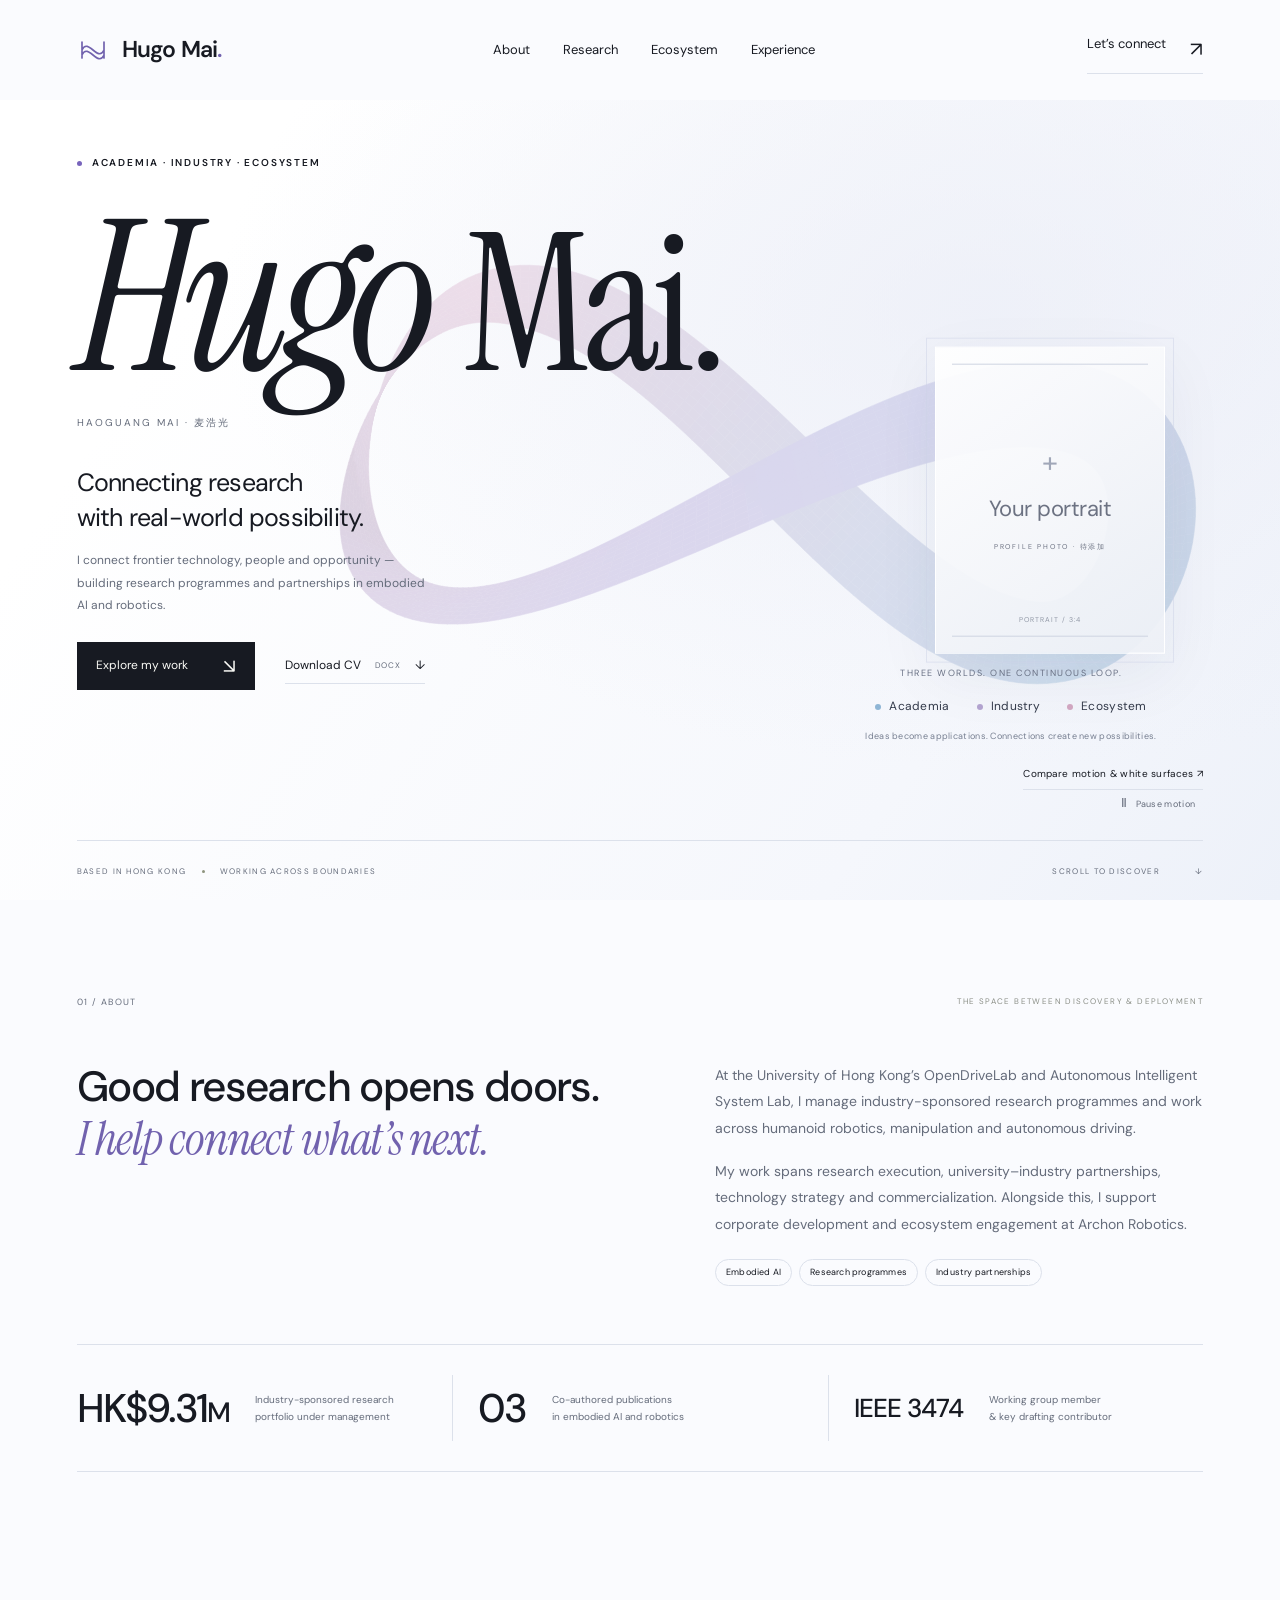
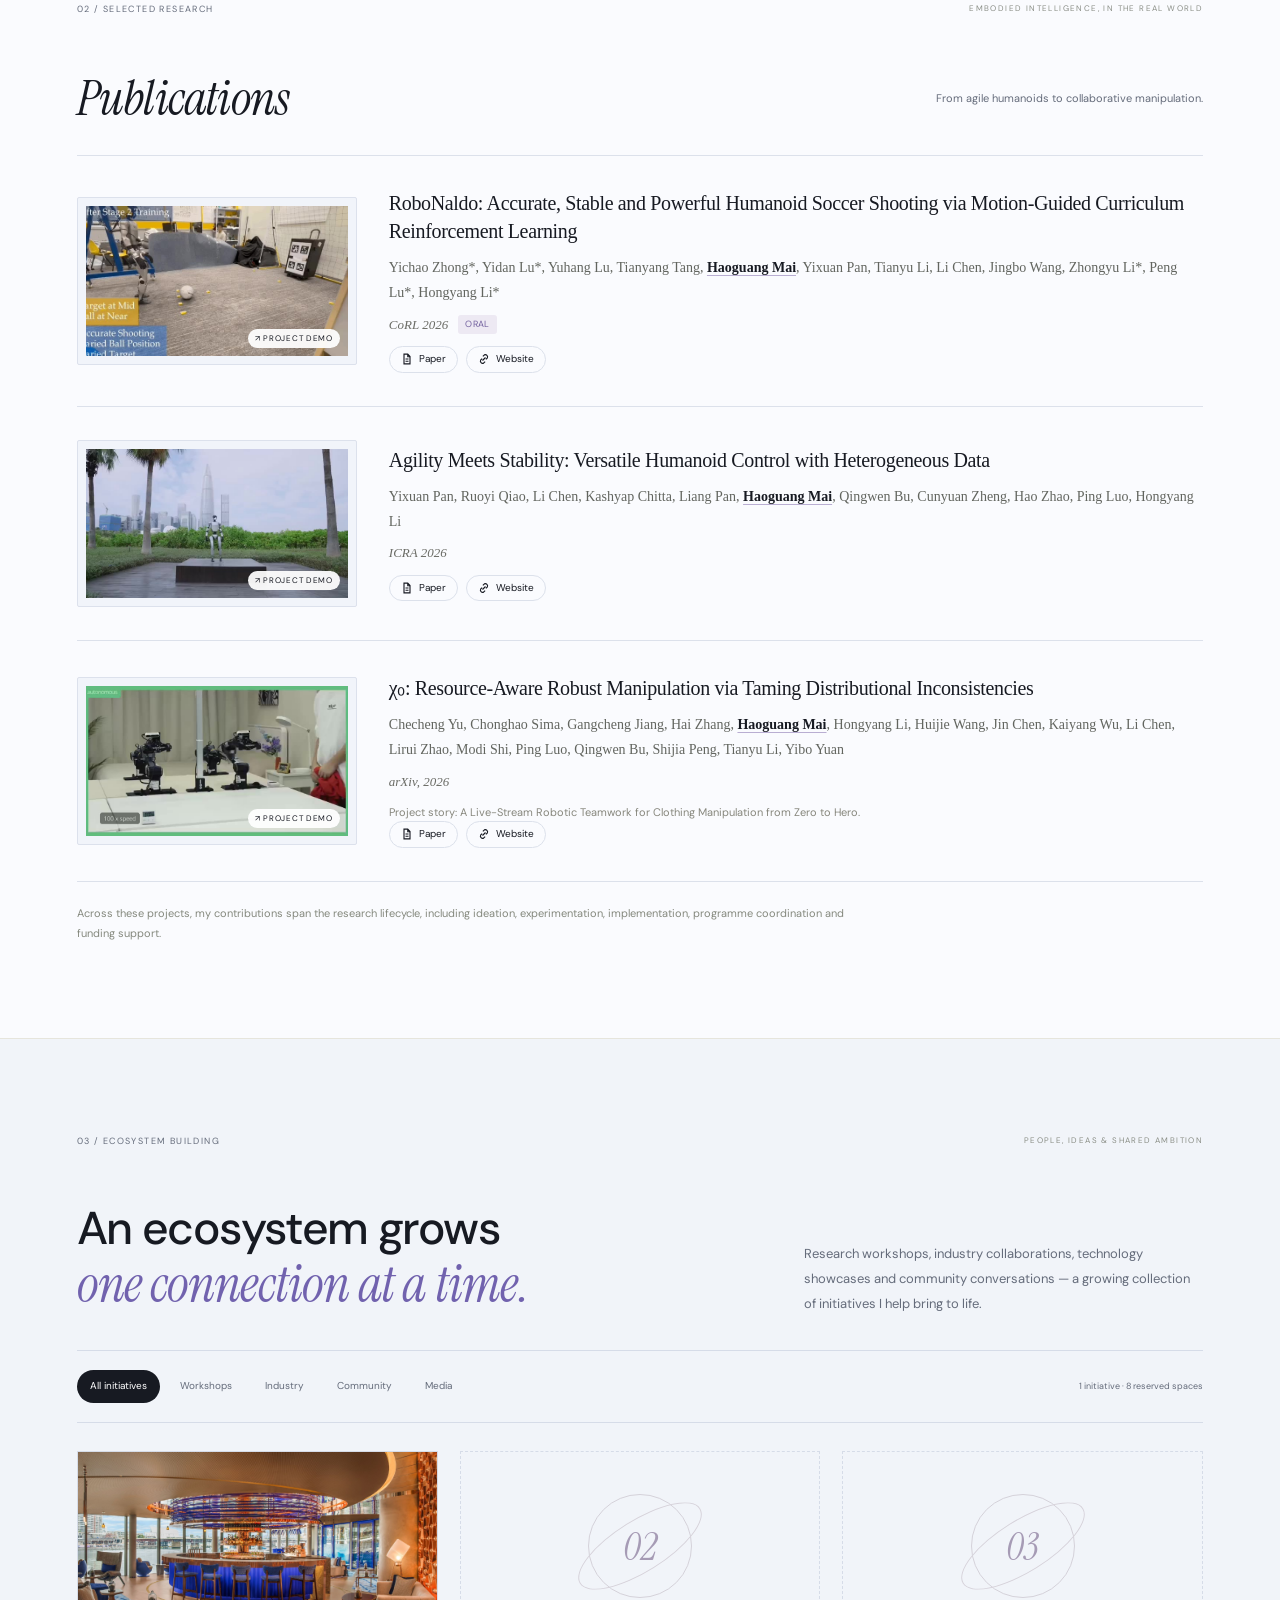
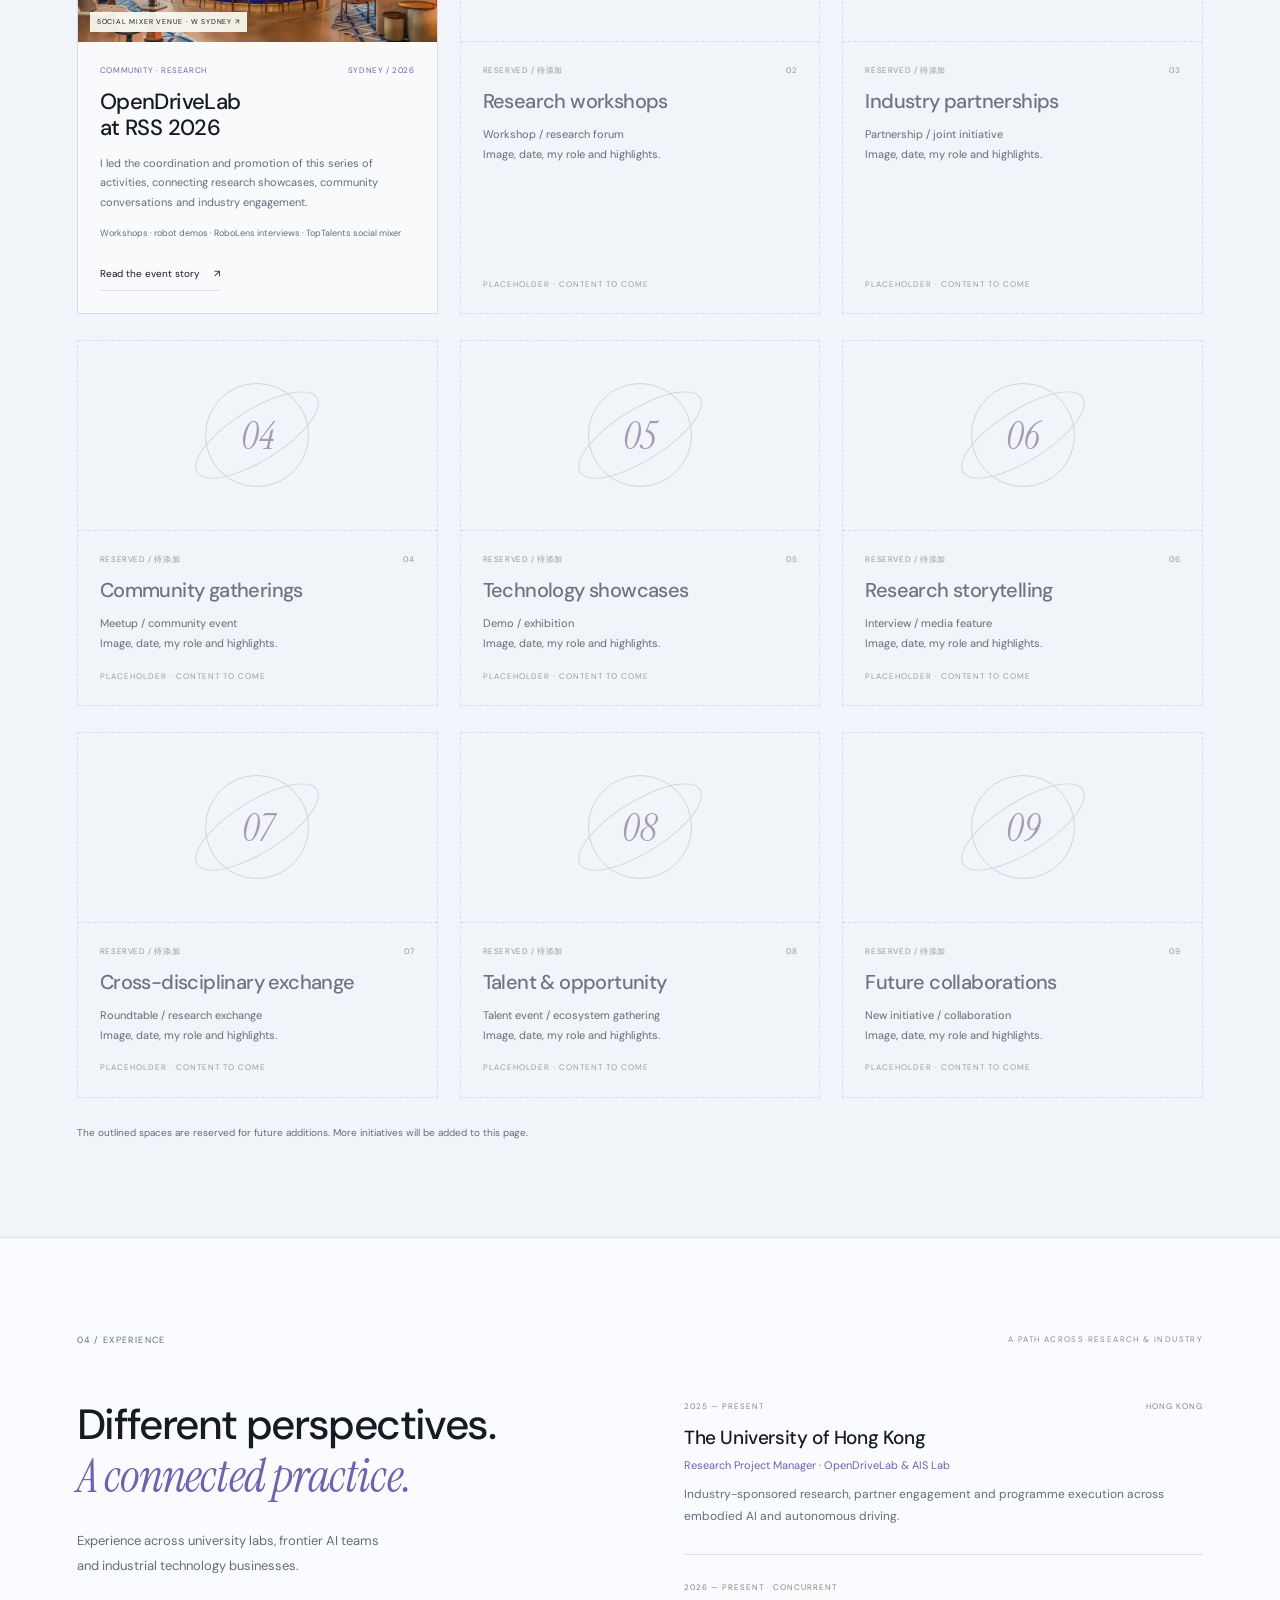
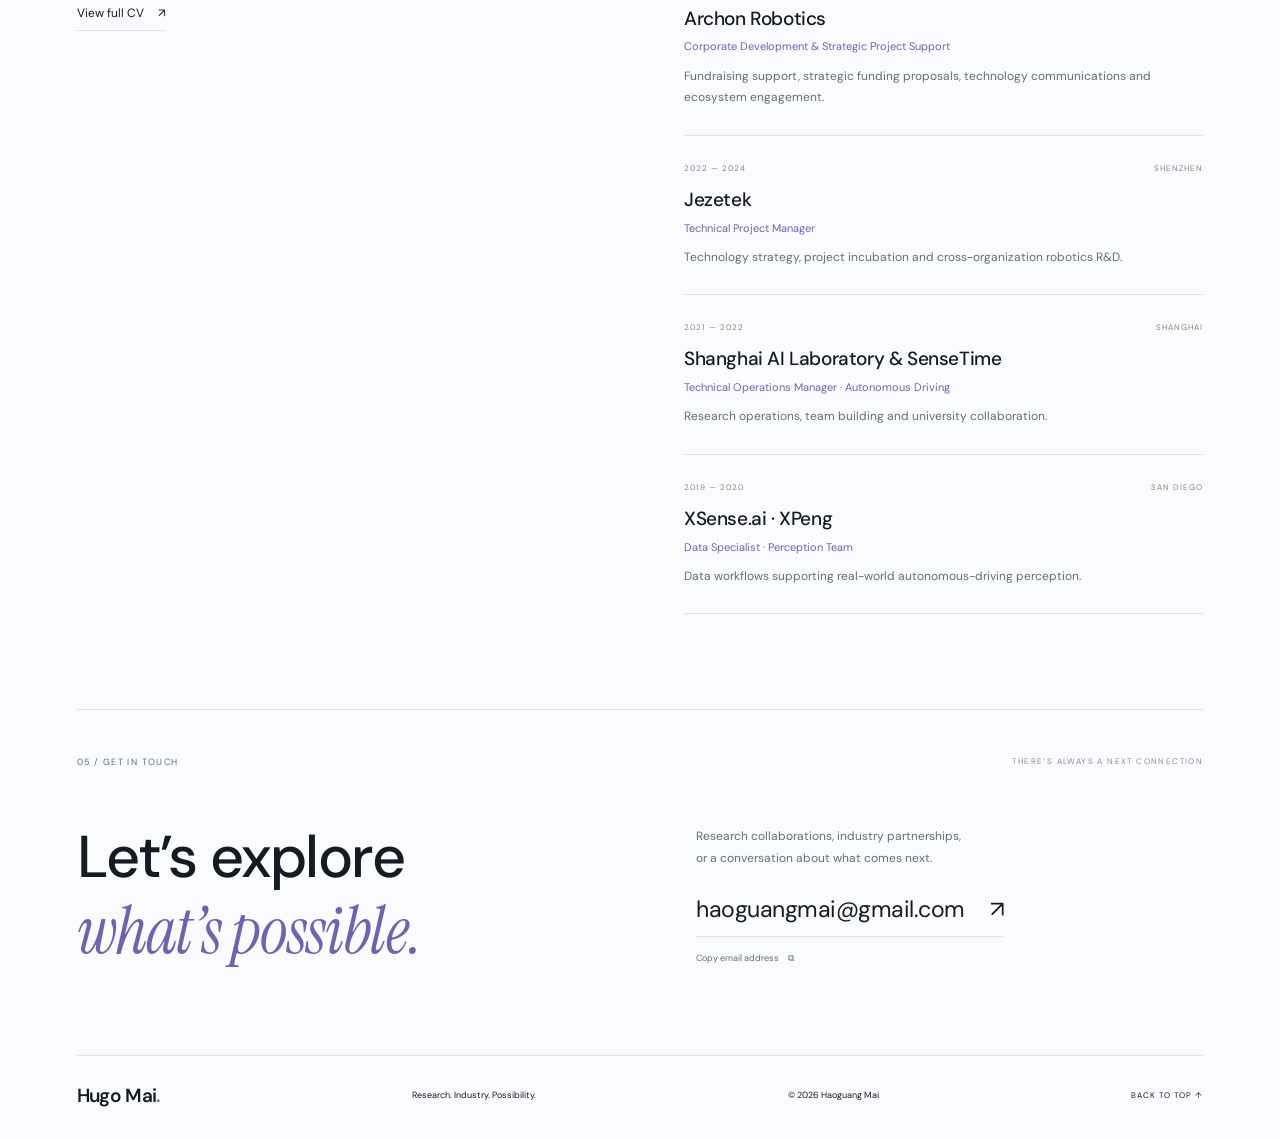
<file: index.html>
<!doctype html>
<html lang="en">
<head>
  <meta charset="utf-8">
  <meta name="viewport" content="width=device-width, initial-scale=1">
  <meta name="theme-color" content="#f9f9f5">
  <meta name="description" content="Haoguang (Hugo) Mai works at the intersection of research programmes, embodied AI, industry partnerships and technology commercialization.">
  <title>Hugo Mai — Research, Industry & What Comes Next</title>
  <link rel="icon" href="assets/favicon.svg" type="image/svg+xml">
  <link rel="stylesheet" href="assets/fonts.css">
  <link rel="stylesheet" href="styles.css">
  <link rel="stylesheet" href="refinements.css">
  <link rel="stylesheet" href="white-surfaces.css"><link rel="stylesheet" href="mobius-refinements.css">
  <script type="module" src="app.js"></script>
</head>
<body data-surface="porcelain">
<a class="skip-link" href="#main">Skip to content</a>
<header class="site-header">
  <a class="brand" href="#home" aria-label="Hugo Mai home"><svg viewBox="0 0 32 32" aria-hidden="true"><path d="M5 24V8M27 24V8M5 16C11 3 21 29 27 16M5 21C11 8 21 34 27 21"/></svg><span>Hugo Mai<span class="brand-dot">.</span></span></a>
  <nav class="desktop-nav" aria-label="Main navigation"><a href="#about">About</a><a href="#research">Research</a><a href="#ecosystem">Ecosystem</a><a href="#experience">Experience</a></nav>
  <a class="header-contact" href="#contact">Let’s connect <span aria-hidden="true">↗</span></a>
  <button class="menu-toggle" aria-label="Open navigation" aria-expanded="false" aria-controls="mobile-nav"><span></span><span></span></button>
</header>
<nav id="mobile-nav" class="mobile-nav" aria-label="Mobile navigation" hidden><a href="#about">About</a><a href="#research">Research</a><a href="#ecosystem">Ecosystem</a><a href="#experience">Experience</a><a href="#contact">Contact</a></nav>
<main id="main">
  <section class="hero hero-v2" id="home" aria-labelledby="hero-title">
    <div class="flow-stage" id="hero-art" aria-hidden="true"></div>
    <div class="hero-copy"><p class="eyebrow"><span class="small-dot"></span> ACADEMIA · INDUSTRY · ECOSYSTEM</p>
      <h1 class="hero-name" id="hero-title"><em>Hugo</em> <span class="surname">Mai.</span></h1>
      <p class="name-detail">HAOGUANG MAI · 麦浩光</p>
      <p class="hero-statement">Connecting research<br>with real-world possibility.</p>
      <p class="hero-description">I connect frontier technology, people and opportunity — building research programmes and partnerships in embodied AI and robotics.</p>
      <div class="hero-actions"><a class="button button-dark" href="#research">Explore my work <span aria-hidden="true">↘</span></a><a class="text-link" href="assets/Hugo-Mai-CV.docx" download>Download CV <span class="file-type">DOCX</span><span aria-hidden="true">↓</span></a></div>
    </div>
    <figure class="profile-placeholder" aria-label="Profile photo placeholder, portrait aspect ratio 3 to 4"><span class="profile-plus" aria-hidden="true">+</span><strong>Your portrait</strong><figcaption>PROFILE PHOTO · 待添加</figcaption><small>PORTRAIT / 3:4</small></figure>
<div class="mobius-story"><p>Three worlds. One continuous loop.</p><div class="domain-legend"><span><i aria-hidden="true"></i>Academia</span><span><i aria-hidden="true"></i>Industry</span><span><i aria-hidden="true"></i>Ecosystem</span></div><small>Ideas become applications. Connections create new possibilities.</small></div>
    <a class="motion-study-link" href="motion-studies.html">Compare motion & white surfaces ↗</a>
    <button class="motion-toggle" aria-pressed="false" aria-label="Pause motion"><span class="pause-icon" aria-hidden="true">Ⅱ</span><span class="motion-label">Pause motion</span></button>
    <div class="hero-bottom"><span>BASED IN HONG KONG <span class="location-dot"></span> WORKING ACROSS BOUNDARIES</span><a href="#about">SCROLL TO DISCOVER <span aria-hidden="true">↓</span></a></div>
  </section>

  <section class="about section-wrap" id="about" aria-labelledby="about-title">
    <div class="section-kicker"><span>01 / ABOUT</span><span>THE SPACE BETWEEN DISCOVERY & DEPLOYMENT</span></div>
    <div class="about-grid"><h2 id="about-title">Good research opens doors.<br><em>I help connect what’s next.</em></h2><div class="about-copy"><p>At the University of Hong Kong’s OpenDriveLab and Autonomous Intelligent System Lab, I manage industry-sponsored research programmes and work across humanoid robotics, manipulation and autonomous driving.</p><p>My work spans research execution, university–industry partnerships, technology strategy and commercialization. Alongside this, I support corporate development and ecosystem engagement at Archon Robotics.</p><div class="focus-tags"><span>Embodied AI</span><span>Research programmes</span><span>Industry partnerships</span></div></div></div>
    <div class="credentials"><div><strong>HK$9.31<span>M</span></strong><p>Industry-sponsored research<br>portfolio under management</p></div><div><strong>03</strong><p>Co-authored publications<br>in embodied AI and robotics</p></div><div><strong class="credential-text">IEEE 3474</strong><p>Working group member<br>& key drafting contributor</p></div></div>
  </section>

  <section class="research section-wrap" id="research" aria-labelledby="research-title">
    <div class="section-kicker"><span>02 / SELECTED RESEARCH</span><span>EMBODIED INTELLIGENCE, IN THE REAL WORLD</span></div>
    <div class="section-title-row"><h2 id="research-title"><em>Publications</em></h2><p>From agile humanoids to collaborative manipulation.</p></div>
    <div class="publication-list"><article class="publication"><a class="pub-media" href="https://opendrivelab.com/RoboNaldo/" target="_blank" rel="noopener noreferrer" aria-label="Open robonaldo project website"><video src="assets/robonaldo-preview.mp4" poster="assets/robonaldo-poster.jpg" autoplay muted loop playsinline preload="metadata" aria-label="RoboNaldo humanoid robot soccer shooting demonstration"></video><span class="media-play">↗ PROJECT DEMO</span></a><div class="pub-info"><h3><a href="https://arxiv.org/abs/2606.11092" target="_blank" rel="noopener noreferrer">RoboNaldo: Accurate, Stable and Powerful Humanoid Soccer Shooting via Motion-Guided Curriculum Reinforcement Learning</a></h3><p class="pub-authors">Yichao Zhong*, Yidan Lu*, Yuhang Lu, Tianyang Tang, <strong>Haoguang Mai</strong>, Yixuan Pan, Tianyu Li, Li Chen, Jingbo Wang, Zhongyu Li*, Peng Lu*, Hongyang Li*</p><p class="pub-venue">CoRL 2026<span class="oral-badge">ORAL</span></p><div class="pub-links"><a href="https://arxiv.org/abs/2606.11092" target="_blank" rel="noopener noreferrer"><svg viewBox="0 0 16 16" aria-hidden="true"><path d="M4 1.5h5l3 3v10H4zM9 1.5V5h3M6 8h4M6 11h4"/></svg> Paper</a><a href="https://opendrivelab.com/RoboNaldo/" target="_blank" rel="noopener noreferrer"><svg viewBox="0 0 16 16" aria-hidden="true"><path d="m6 10 4-4M6.5 4.5l2-2a3 3 0 0 1 4 4l-2 2M9.5 11.5l-2 2a3 3 0 0 1-4-4l2-2"/></svg> Website</a></div></div></article>
<article class="publication"><a class="pub-media" href="https://opendrivelab.com/AMS/" target="_blank" rel="noopener noreferrer" aria-label="Open ams project website"><video src="assets/ams-preview.mp4" poster="assets/ams-poster.jpg" autoplay muted loop playsinline preload="metadata" aria-label="AMS humanoid agility and balance demonstration"></video><span class="media-play">↗ PROJECT DEMO</span></a><div class="pub-info"><h3><a href="https://arxiv.org/abs/2511.17373" target="_blank" rel="noopener noreferrer">Agility Meets Stability: Versatile Humanoid Control with Heterogeneous Data</a></h3><p class="pub-authors">Yixuan Pan, Ruoyi Qiao, Li Chen, Kashyap Chitta, Liang Pan, <strong>Haoguang Mai</strong>, Qingwen Bu, Cunyuan Zheng, Hao Zhao, Ping Luo, Hongyang Li</p><p class="pub-venue">ICRA 2026</p><div class="pub-links"><a href="https://arxiv.org/abs/2511.17373" target="_blank" rel="noopener noreferrer"><svg viewBox="0 0 16 16" aria-hidden="true"><path d="M4 1.5h5l3 3v10H4zM9 1.5V5h3M6 8h4M6 11h4"/></svg> Paper</a><a href="https://opendrivelab.com/AMS/" target="_blank" rel="noopener noreferrer"><svg viewBox="0 0 16 16" aria-hidden="true"><path d="m6 10 4-4M6.5 4.5l2-2a3 3 0 0 1 4 4l-2 2M9.5 11.5l-2 2a3 3 0 0 1-4-4l2-2"/></svg> Website</a></div></div></article>
<article class="publication"><a class="pub-media" href="https://mmlab.hk/research/kai0" target="_blank" rel="noopener noreferrer" aria-label="Open kai0 project website"><video src="assets/kai0-preview.mp4" poster="assets/kai0-poster.jpg" autoplay muted loop playsinline preload="metadata" aria-label="Two dual-arm robots folding clothing, source footage shown at 100 times speed"></video><span class="media-play">↗ PROJECT DEMO</span></a><div class="pub-info"><h3><a href="https://arxiv.org/abs/2602.09021" target="_blank" rel="noopener noreferrer">χ₀: Resource-Aware Robust Manipulation via Taming Distributional Inconsistencies</a></h3><p class="pub-authors">Checheng Yu, Chonghao Sima, Gangcheng Jiang, Hai Zhang, <strong>Haoguang Mai</strong>, Hongyang Li, Huijie Wang, Jin Chen, Kaiyang Wu, Li Chen, Lirui Zhao, Modi Shi, Ping Luo, Qingwen Bu, Shijia Peng, Tianyu Li, Yibo Yuan</p><p class="pub-venue">arXiv, 2026</p><p class="pub-caption">Project story: A Live-Stream Robotic Teamwork for Clothing Manipulation from Zero to Hero.</p><div class="pub-links"><a href="https://arxiv.org/abs/2602.09021" target="_blank" rel="noopener noreferrer"><svg viewBox="0 0 16 16" aria-hidden="true"><path d="M4 1.5h5l3 3v10H4zM9 1.5V5h3M6 8h4M6 11h4"/></svg> Paper</a><a href="https://mmlab.hk/research/kai0" target="_blank" rel="noopener noreferrer"><svg viewBox="0 0 16 16" aria-hidden="true"><path d="m6 10 4-4M6.5 4.5l2-2a3 3 0 0 1 4 4l-2 2M9.5 11.5l-2 2a3 3 0 0 1-4-4l2-2"/></svg> Website</a></div></div></article></div>
    <p class="research-note">Across these projects, my contributions span the research lifecycle, including ideation, experimentation, implementation, programme coordination and funding support.</p>
  </section>

  <section class="ecosystem ecosystem-v2" id="ecosystem" aria-labelledby="ecosystem-title"><div class="section-wrap">
    <div class="section-kicker"><span>03 / ECOSYSTEM BUILDING</span><span>PEOPLE, IDEAS & SHARED AMBITION</span></div>
    <div class="ecosystem-heading"><h2 id="ecosystem-title">An ecosystem grows<br><em>one connection at a time.</em></h2><p>Research workshops, industry collaborations, technology showcases and community conversations — a growing collection of initiatives I help bring to life.</p></div>
    <div class="event-filter-bar"><div class="event-filters" role="group" aria-label="Filter ecosystem initiatives"><button type="button" data-filter="all" aria-pressed="true">All initiatives</button><button type="button" data-filter="workshops" aria-pressed="false">Workshops</button><button type="button" data-filter="industry" aria-pressed="false">Industry</button><button type="button" data-filter="community" aria-pressed="false">Community</button><button type="button" data-filter="media" aria-pressed="false">Media</button></div><span class="archive-count" role="status">1 initiative · 8 reserved spaces</span></div>
    <div class="event-grid">
      <article class="initiative" data-category="community workshops media"><a class="initiative-visual" href="https://opendrivelab.com/rss2026/" target="_blank" rel="noopener noreferrer"><img src="assets/rss2026.jpg" alt="W Sydney Living Room Bar, featured venue for the RSS 2026 TopTalents mixer" loading="lazy" width="1200" height="800"><span class="initiative-photo-label">SOCIAL MIXER VENUE · W SYDNEY ↗</span></a><div class="initiative-body"><div class="initiative-meta"><span>COMMUNITY · RESEARCH</span><span>SYDNEY / 2026</span></div><h3>OpenDriveLab<br>at RSS 2026</h3><p>I led the coordination and promotion of this series of activities, connecting research showcases, community conversations and industry engagement.</p><p class="initiative-note">Workshops · robot demos · RoboLens interviews · TopTalents social mixer</p><a class="text-link" href="https://medium.com/@opendrivelab/opendrivelab-rss-2026-sydney-1427fd0215aa" target="_blank" rel="noopener noreferrer">Read the event story <span aria-hidden="true">↗</span></a></div></article>
      <article class="initiative initiative-placeholder" data-category="workshops" aria-label="Placeholder 02: Research workshops"><div class="initiative-visual" aria-hidden="true"><span class="placeholder-orbit">02</span></div><div class="initiative-body"><div class="initiative-meta"><span>RESERVED / 待添加</span><span>02</span></div><h3>Research workshops</h3><p>Workshop / research forum<br>Image, date, my role and highlights.</p><span class="placeholder-status">PLACEHOLDER · CONTENT TO COME</span></div></article>
      <article class="initiative initiative-placeholder" data-category="industry" aria-label="Placeholder 03: Industry partnerships"><div class="initiative-visual" aria-hidden="true"><span class="placeholder-orbit">03</span></div><div class="initiative-body"><div class="initiative-meta"><span>RESERVED / 待添加</span><span>03</span></div><h3>Industry partnerships</h3><p>Partnership / joint initiative<br>Image, date, my role and highlights.</p><span class="placeholder-status">PLACEHOLDER · CONTENT TO COME</span></div></article>
      <article class="initiative initiative-placeholder" data-category="community" aria-label="Placeholder 04: Community gatherings"><div class="initiative-visual" aria-hidden="true"><span class="placeholder-orbit">04</span></div><div class="initiative-body"><div class="initiative-meta"><span>RESERVED / 待添加</span><span>04</span></div><h3>Community gatherings</h3><p>Meetup / community event<br>Image, date, my role and highlights.</p><span class="placeholder-status">PLACEHOLDER · CONTENT TO COME</span></div></article>
      <article class="initiative initiative-placeholder" data-category="industry" aria-label="Placeholder 05: Technology showcases"><div class="initiative-visual" aria-hidden="true"><span class="placeholder-orbit">05</span></div><div class="initiative-body"><div class="initiative-meta"><span>RESERVED / 待添加</span><span>05</span></div><h3>Technology showcases</h3><p>Demo / exhibition<br>Image, date, my role and highlights.</p><span class="placeholder-status">PLACEHOLDER · CONTENT TO COME</span></div></article>
      <article class="initiative initiative-placeholder" data-category="media" aria-label="Placeholder 06: Research storytelling"><div class="initiative-visual" aria-hidden="true"><span class="placeholder-orbit">06</span></div><div class="initiative-body"><div class="initiative-meta"><span>RESERVED / 待添加</span><span>06</span></div><h3>Research storytelling</h3><p>Interview / media feature<br>Image, date, my role and highlights.</p><span class="placeholder-status">PLACEHOLDER · CONTENT TO COME</span></div></article>
      <article class="initiative initiative-placeholder" data-category="workshops" aria-label="Placeholder 07: Cross-disciplinary exchange"><div class="initiative-visual" aria-hidden="true"><span class="placeholder-orbit">07</span></div><div class="initiative-body"><div class="initiative-meta"><span>RESERVED / 待添加</span><span>07</span></div><h3>Cross-disciplinary exchange</h3><p>Roundtable / research exchange<br>Image, date, my role and highlights.</p><span class="placeholder-status">PLACEHOLDER · CONTENT TO COME</span></div></article>
      <article class="initiative initiative-placeholder" data-category="community" aria-label="Placeholder 08: Talent & opportunity"><div class="initiative-visual" aria-hidden="true"><span class="placeholder-orbit">08</span></div><div class="initiative-body"><div class="initiative-meta"><span>RESERVED / 待添加</span><span>08</span></div><h3>Talent & opportunity</h3><p>Talent event / ecosystem gathering<br>Image, date, my role and highlights.</p><span class="placeholder-status">PLACEHOLDER · CONTENT TO COME</span></div></article>
      <article class="initiative initiative-placeholder" data-category="industry" aria-label="Placeholder 09: Future collaborations"><div class="initiative-visual" aria-hidden="true"><span class="placeholder-orbit">09</span></div><div class="initiative-body"><div class="initiative-meta"><span>RESERVED / 待添加</span><span>09</span></div><h3>Future collaborations</h3><p>New initiative / collaboration<br>Image, date, my role and highlights.</p><span class="placeholder-status">PLACEHOLDER · CONTENT TO COME</span></div></article>
    </div><p class="archive-footnote">The outlined spaces are reserved for future additions. More initiatives will be added to this page.</p>
  </div></section>

  <section class="experience section-wrap" id="experience" aria-labelledby="experience-title">
    <div class="section-kicker"><span>04 / EXPERIENCE</span><span>A PATH ACROSS RESEARCH & INDUSTRY</span></div>
    <div class="experience-grid"><div><h2 id="experience-title">Different perspectives.<br><em>A connected practice.</em></h2><p class="experience-intro">Experience across university labs, frontier AI teams and industrial technology businesses.</p><a class="text-link" href="assets/Hugo-Mai-CV.docx" download>View full CV <span aria-hidden="true">↗</span></a></div><div class="timeline">
      <article class="experience-row"><div class="experience-meta"><span>2025 — PRESENT</span><span>HONG KONG</span></div><h3>The University of Hong Kong</h3><p class="role">Research Project Manager · OpenDriveLab & AIS Lab</p><p>Industry-sponsored research, partner engagement and programme execution across embodied AI and autonomous driving.</p></article>
      <article class="experience-row"><div class="experience-meta"><span>2026 — PRESENT · CONCURRENT</span></div><h3>Archon Robotics</h3><p class="role">Corporate Development & Strategic Project Support</p><p>Fundraising support, strategic funding proposals, technology communications and ecosystem engagement.</p></article>
      <article class="experience-row"><div class="experience-meta"><span>2022 — 2024</span><span>SHENZHEN</span></div><h3>Jezetek</h3><p class="role">Technical Project Manager</p><p>Technology strategy, project incubation and cross-organization robotics R&D.</p></article>
      <article class="experience-row"><div class="experience-meta"><span>2021 — 2022</span><span>SHANGHAI</span></div><h3>Shanghai AI Laboratory & SenseTime</h3><p class="role">Technical Operations Manager · Autonomous Driving</p><p>Research operations, team building and university collaboration.</p></article>
      <article class="experience-row"><div class="experience-meta"><span>2019 — 2020</span><span>SAN DIEGO</span></div><h3>XSense.ai · XPeng</h3><p class="role">Data Specialist · Perception Team</p><p>Data workflows supporting real-world autonomous-driving perception.</p></article>
    </div></div>
  </section>

  <section class="contact section-wrap" id="contact" aria-labelledby="contact-title"><div class="section-kicker"><span>05 / GET IN TOUCH</span><span>THERE’S ALWAYS A NEXT CONNECTION</span></div><div class="contact-grid"><h2 id="contact-title">Let’s explore<br><em>what’s possible.</em></h2><div><p>Research collaborations, industry partnerships,<br>or a conversation about what comes next.</p><a class="email-link" href="mailto:haoguangmai@gmail.com">haoguangmai@gmail.com <span aria-hidden="true">↗</span></a><button class="copy-email" type="button">Copy email address <span aria-hidden="true">⧉</span></button><span id="copy-status" class="sr-only" role="status"></span></div></div></section>
</main>
<footer class="site-footer"><a class="footer-name" href="#home">Hugo Mai<span>.</span></a><p>Research. Industry. Possibility.</p><span>© 2026 Haoguang Mai</span><a href="#home" aria-label="Back to top">BACK TO TOP ↑</a></footer>
</body>
</html>
</file>
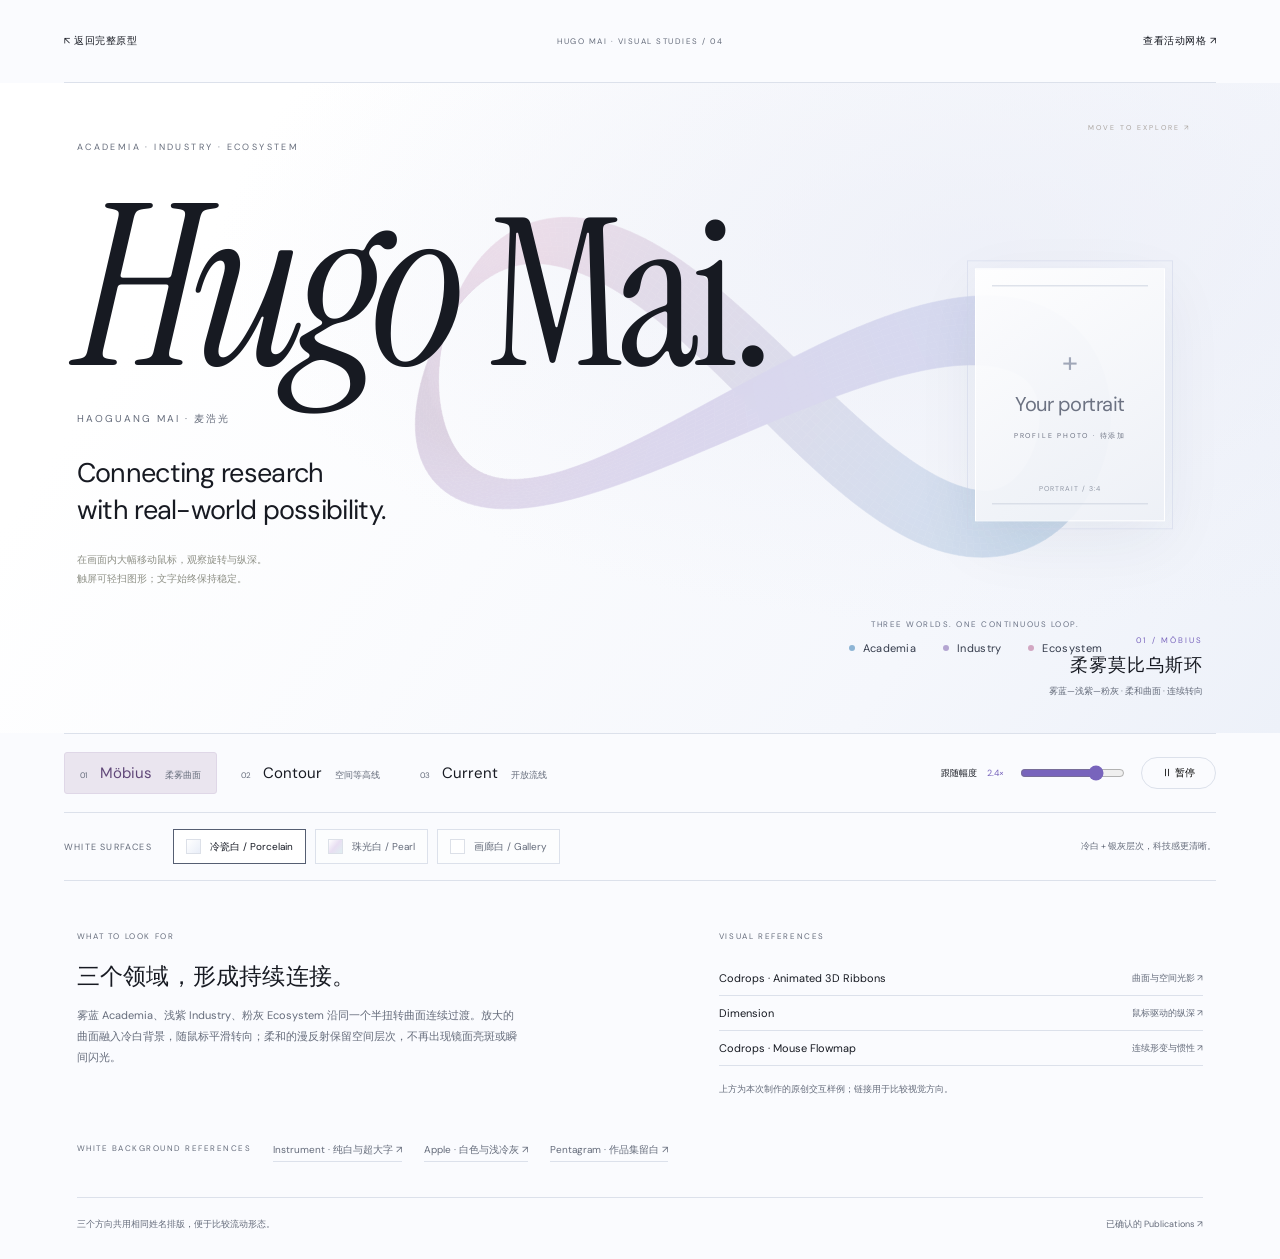
<file: motion-studies.html>
<!doctype html><html lang="zh-CN"><head><meta charset="utf-8"><meta name="viewport" content="width=device-width,initial-scale=1"><meta name="theme-color" content="#f9f8f4"><title>Hugo Mai — Three Motion Studies</title><link rel="icon" href="assets/favicon.svg"><link rel="stylesheet" href="assets/fonts.css"><link rel="stylesheet" href="motion-studies.css"><link rel="stylesheet" href="white-surfaces.css"><link rel="stylesheet" href="mobius-refinements.css"><script type="module" src="motion-studies.js"></script></head>
<body data-surface="porcelain"><header class="study-header"><a href="index.html" class="back">↖ 返回完整原型</a><span>HUGO MAI · VISUAL STUDIES / 04</span><a href="index.html#ecosystem">查看活动网格 ↗</a></header>
<main><section class="study" id="study" aria-labelledby="name"><div id="study-art" class="study-art" aria-hidden="true"></div><div class="study-copy"><p class="eyebrow">ACADEMIA · INDUSTRY · ECOSYSTEM</p><h1 id="name"><em>Hugo</em> <span>Mai.</span></h1><p class="name-caption">HAOGUANG MAI · 麦浩光</p><p class="statement">Connecting research<br>with real-world possibility.</p><p class="study-hint">在画面内大幅移动鼠标，观察旋转与纵深。<br>触屏可轻扫图形；文字始终保持稳定。</p></div><figure class="profile-placeholder" aria-label="Profile photo placeholder, portrait aspect ratio 3 to 4"><span class="profile-plus" aria-hidden="true">+</span><strong>Your portrait</strong><figcaption>PROFILE PHOTO · 待添加</figcaption><small>PORTRAIT / 3:4</small></figure><div class="mobius-story"><p>Three worlds. One continuous loop.</p><div class="domain-legend"><span><i aria-hidden="true"></i>Academia</span><span><i aria-hidden="true"></i>Industry</span><span><i aria-hidden="true"></i>Ecosystem</span></div><small>Ideas become applications. Connections create new possibilities.</small></div><div class="study-label"><span id="sample-number">01 / MÖBIUS</span><strong id="sample-name">柔雾莫比乌斯环</strong><span id="sample-descriptor">雾蓝—浅紫—粉灰 · 柔和曲面 · 连续转向</span></div><span class="pointer-cue">MOVE TO EXPLORE ↗</span></section>
<section class="study-controls" aria-label="样例控制"><div class="sample-buttons" aria-label="选择动效样例"><button type="button" data-sample="silk" aria-pressed="true"><span>01</span> Möbius <small>柔雾曲面</small></button><button type="button" data-sample="contour" aria-pressed="false"><span>02</span> Contour <small>空间等高线</small></button><button type="button" data-sample="current" aria-pressed="false"><span>03</span> Current <small>开放流线</small></button></div><div class="motion-settings"><label for="strength">跟随幅度 <output for="strength" id="strength-value">2.4×</output></label><input type="range" id="strength" min="0.5" max="3" value="2.4" step="0.1"><button type="button" id="pause" aria-pressed="false">Ⅱ 暂停</button></div></section>
<section class="surface-controls" aria-label="白色背景对比"><div class="surface-options"><span class="surface-kicker">WHITE SURFACES</span><button type="button" data-surface-option="porcelain" aria-pressed="true"><i class="surface-swatch" aria-hidden="true"></i>冷瓷白 / Porcelain</button><button type="button" data-surface-option="pearl" aria-pressed="false"><i class="surface-swatch" aria-hidden="true"></i>珠光白 / Pearl</button><button type="button" data-surface-option="gallery" aria-pressed="false"><i class="surface-swatch" aria-hidden="true"></i>画廊白 / Gallery</button></div><p class="surface-description" id="surface-description" role="status">冷白 + 银灰层次，科技感更清晰。</p></section><section class="study-notes"><div><p class="notes-kicker">WHAT TO LOOK FOR</p><h2 id="sample-title">三个领域，形成持续连接。</h2><p id="sample-description">雾蓝 Academia、浅紫 Industry、粉灰 Ecosystem 沿同一个半扭转曲面连续过渡。放大的曲面融入冷白背景，随鼠标平滑转向，柔和的明暗保留空间层次。</p></div><div class="references"><p class="notes-kicker">VISUAL REFERENCES</p><a href="https://tympanus.net/codrops/2021/11/29/animated-3d-ribbons-with-three-js/" target="_blank" rel="noopener noreferrer">Codrops · Animated 3D Ribbons <span>曲面与空间光影 ↗</span></a><a href="https://www.dimensioncap.com/" target="_blank" rel="noopener noreferrer">Dimension <span>鼠标驱动的纵深 ↗</span></a><a href="https://tympanus.net/codrops/2019/09/25/mouse-flowmap-deformation-with-ogl/" target="_blank" rel="noopener noreferrer">Codrops · Mouse Flowmap <span>连续形变与惯性 ↗</span></a><p>上方为本次制作的原创交互样例；链接用于比较视觉方向。</p></div></section>
<div class="white-reference-links"><span>WHITE BACKGROUND REFERENCES</span><a href="https://www.instrument.com/" target="_blank" rel="noopener noreferrer">Instrument · 纯白与超大字 ↗</a><a href="https://www.apple.com/macbook-air/" target="_blank" rel="noopener noreferrer">Apple · 白色与浅冷灰 ↗</a><a href="https://www.pentagram.com/" target="_blank" rel="noopener noreferrer">Pentagram · 作品集留白 ↗</a></div></main><footer><span>三个方向共用相同姓名排版，便于比较流动形态。</span><a href="index.html#research">已确认的 Publications ↗</a></footer></body></html>
</file>
<file: assets/fonts.css>
@font-face {
  font-family: 'DM Sans';
  font-style: normal;
  font-weight: 400;
  font-display: swap;
  src: url(./font-0.ttf) format('truetype');
}
@font-face {
  font-family: 'DM Sans';
  font-style: normal;
  font-weight: 500;
  font-display: swap;
  src: url(./font-1.ttf) format('truetype');
}
@font-face {
  font-family: 'DM Sans';
  font-style: normal;
  font-weight: 600;
  font-display: swap;
  src: url(./font-2.ttf) format('truetype');
}
@font-face {
  font-family: 'DM Sans';
  font-style: normal;
  font-weight: 700;
  font-display: swap;
  src: url(./font-3.ttf) format('truetype');
}
@font-face {
  font-family: 'Instrument Serif';
  font-style: italic;
  font-weight: 400;
  font-display: swap;
  src: url(./font-4.ttf) format('truetype');
}
@font-face {
  font-family: 'Instrument Serif';
  font-style: normal;
  font-weight: 400;
  font-display: swap;
  src: url(./font-5.ttf) format('truetype');
}
</file>
<file: styles.css>
@charset "UTF-8";
:root{--bg:#f9f9f5;--ink:#252a28;--muted:#6e746f;--purple:#7162ae;--line:#dedfd5;--serif:"Instrument Serif",Georgia,serif;--sans:"DM Sans",Arial,sans-serif}
*{box-sizing:border-box}html{scroll-behavior:smooth;scroll-padding-top:90px}body{margin:0;background:var(--bg);color:var(--ink);font-family:var(--sans);font-size:15px;line-height:1.65;-webkit-font-smoothing:antialiased}a{color:inherit;text-decoration:none}button{font:inherit;color:inherit;cursor:pointer}a,button{-webkit-tap-highlight-color:transparent}button:focus-visible,a:focus-visible{outline:2px solid var(--purple);outline-offset:5px}::selection{background:#ded9ed}h1,h2,h3,p{margin:0}h1,h2,h3{font-weight:450}em{font-family:var(--serif);font-weight:400}img,video{display:block;max-width:100%}.sr-only{position:absolute;width:1px;height:1px;padding:0;overflow:hidden;clip:rect(0,0,0,0);white-space:nowrap;border:0}.skip-link{position:fixed;top:-60px;left:20px;z-index:100;background:var(--ink);color:#fff;padding:10px}.skip-link:focus{top:10px}.site-header{height:100px;display:flex;align-items:center;justify-content:space-between;padding:0 6%;position:relative;z-index:10;background:var(--bg)}.brand{display:flex;align-items:center;gap:13px;font-size:23px;font-weight:550;letter-spacing:-.8px}.brand svg{width:32px;height:32px;fill:none;stroke:var(--purple);stroke-width:1.7;stroke-linecap:round}.brand-dot,.footer-name span{color:var(--purple)}.desktop-nav{display:flex;gap:33px;font-size:13px}.desktop-nav a,.header-contact,.text-link{transition:color .2s}.desktop-nav a:hover,.text-link:hover{color:var(--purple)}.header-contact{font-size:13px;border-bottom:1px solid var(--line);padding:7px 0;display:flex;gap:24px}.header-contact span{font-size:20px}.menu-toggle{display:none}.mobile-nav[hidden]{display:none}
.hero{min-height:720px;height:min(810px,calc(100svh - 100px));position:relative;isolation:isolate;padding:72px 6% 90px;overflow:hidden}.hero-copy{position:relative;z-index:2;max-width:620px;pointer-events:none}.hero-copy a{pointer-events:auto}.eyebrow{font-size:10px;letter-spacing:1.8px;font-weight:550;display:flex;align-items:center;gap:10px}.small-dot{width:5px;height:5px;border-radius:50%;background:var(--purple)}h1{font-size:clamp(65px,6.7vw,101px);line-height:1.03;letter-spacing:-5px;margin:26px 0 25px}h1 em{font-size:1.12em;letter-spacing:-3px}h1 .accent{color:var(--purple)}.hero-description{font-size:15px;line-height:1.8;max-width:385px;color:var(--muted)}.hero-actions{display:flex;align-items:center;gap:30px;margin-top:30px}.button{display:inline-flex;align-items:center;gap:35px;padding:14px 19px;font-size:12px;transition:background .2s,transform .2s}.button:hover{transform:translateY(-2px)}.button-dark{background:var(--ink);color:var(--bg)}.button-dark:hover{background:var(--purple)}.button span{font-size:20px;line-height:1}.text-link{display:inline-flex;align-items:center;gap:14px;font-size:12px;border-bottom:1px solid var(--line);padding:7px 0}.file-type{font-size:8px;color:var(--muted);letter-spacing:.7px}.hero-bottom{position:absolute;bottom:25px;left:6%;right:6%;border-top:1px solid var(--line);padding-top:24px;display:flex;justify-content:space-between;font-size:8px;letter-spacing:1.3px;color:var(--muted);z-index:3}.hero-bottom>a{display:flex;gap:35px}.location-dot{display:inline-block;width:3px;height:3px;background:#8e947e;border-radius:50%;margin:0 12px;vertical-align:middle}.flow-stage{position:absolute;right:-6%;width:65%;height:100%;top:-45px;z-index:0;overflow:hidden;background:radial-gradient(ellipse at 52% 47%,#e8e5f054 0%,transparent 62%)}#flow-canvas{width:100%;height:100%;display:block}.orbit-label{position:absolute;font-size:8px;letter-spacing:1.9px;color:#80778e;pointer-events:none}.orbit-research{left:21%;top:24%}.orbit-industry{right:19%;top:48%}.orbit-ecosystem{left:30%;bottom:21%}.flow-origin{position:absolute;left:50%;top:50%;width:10px;height:10px;opacity:.4}.flow-origin span{position:absolute;background:var(--purple)}.flow-origin span:first-child{width:10px;height:1px;top:5px}.flow-origin span:last-child{width:1px;height:10px;left:5px}.motion-toggle{position:absolute;right:6%;bottom:86px;border:0;background:transparent;display:flex;gap:8px;align-items:center;font-size:9px;letter-spacing:.3px;color:var(--muted);z-index:3;padding:8px}.pause-icon{font-size:12px}.section-wrap{width:88%;max-width:1320px;margin:0 auto;padding:95px 0}.section-kicker{display:flex;justify-content:space-between;font-size:9px;letter-spacing:1.4px;color:var(--muted);margin-bottom:52px}.section-kicker span:last-child{font-size:8px;color:#8a8e86}h2{font-size:clamp(36px,3.3vw,49px);line-height:1.18;letter-spacing:-1.6px}h2 em{font-size:1.12em;letter-spacing:-.8px;color:var(--purple)}.about-grid{display:grid;grid-template-columns:1.1fr 1fr;gap:9%}.about-copy{max-width:490px}.about-copy p{font-size:14px;line-height:1.9;color:var(--muted)}.about-copy p+p{margin-top:16px}.focus-tags{display:flex;flex-wrap:wrap;gap:7px;margin-top:22px}.focus-tags span{font-size:9px;letter-spacing:.2px;border:1px solid var(--line);padding:5px 10px;border-radius:20px}.credentials{display:grid;grid-template-columns:repeat(3,1fr);border-top:1px solid var(--line);border-bottom:1px solid var(--line);margin-top:58px;padding:30px 0}.credentials>div{display:flex;gap:26px;align-items:center;padding:0 25px;border-left:1px solid var(--line)}.credentials>div:first-child{padding-left:0;border-left:0}.credentials strong{font-size:40px;letter-spacing:-2px;font-weight:450;white-space:nowrap}.credentials strong>span{font-size:28px}.credentials .credential-text{font-size:26px;letter-spacing:-1px}.credentials p{font-size:10px;line-height:1.7;color:var(--muted)}
.research{padding-top:35px}.section-title-row{display:flex;justify-content:space-between;align-items:center;padding-bottom:28px;border-bottom:1px solid var(--line)}.section-title-row h2{font-size:44px}.section-title-row h2 em{color:var(--ink)}.section-title-row p{font-size:11px;color:var(--muted)}.publication{display:grid;grid-template-columns:280px 1fr;gap:32px;padding:33px 0;border-bottom:1px solid var(--line);align-items:center}.pub-media{position:relative;background:#efeee8;border:1px solid #e2e1d7;padding:8px;border-radius:2px;transition:transform .3s}.pub-media:hover{transform:translateY(-3px)}.pub-media img,.pub-media video{width:100%;aspect-ratio:1.75;object-fit:cover;background:#e6e5df}.media-play{position:absolute;bottom:16px;right:16px;background:#fffE;border-radius:30px;font-size:8px;padding:3px 7px;letter-spacing:.7px;pointer-events:none}.pub-info h3{font-family:Georgia,"Times New Roman",serif;font-size:20px;line-height:1.4;letter-spacing:-.35px;font-weight:500}.pub-info h3 a:hover{color:var(--purple)}.pub-authors{font-family:Georgia,"Times New Roman",serif;font-size:14px;line-height:1.8;color:#62655f;margin-top:10px}.pub-authors strong{color:var(--ink);font-weight:700;text-decoration:underline;text-decoration-color:#b9aed2;text-underline-offset:3px}.pub-venue{display:flex;align-items:center;gap:10px;margin:8px 0 11px;font-family:Georgia,"Times New Roman",serif;font-size:13px;font-style:italic;color:#6a6b65}.oral-badge{font-family:var(--sans);font-size:9px;font-style:normal;padding:2px 7px;color:#72609e;background:#ede9f3;border-radius:3px;letter-spacing:.4px}.pub-links{display:flex;gap:8px}.pub-links a{display:inline-flex;align-items:center;gap:6px;padding:4px 11px;border:1px solid #ddded4;border-radius:20px;font-size:10px;transition:border-color .2s,color .2s}.pub-links a:hover{border-color:var(--purple);color:var(--purple)}.pub-links svg{width:12px;height:12px;fill:none;stroke:currentColor;stroke-width:1.5}.pub-caption{font-size:11px;color:#87877d;margin-top:6px}.research-note{font-size:11px;color:#85897e;margin-top:22px;max-width:800px;line-height:1.8}
.ecosystem{background:#efeee7;border-top:1px solid #e6e5dc;border-bottom:1px solid #e6e5dc}.ecosystem-heading{display:grid;grid-template-columns:1fr .65fr;gap:10%;align-items:end;margin-bottom:42px}.ecosystem-heading>p{font-size:13px;color:var(--muted);max-width:390px;line-height:1.9}.event-story{display:grid;grid-template-columns:1.2fr 1fr;gap:6%;align-items:center}.event-image{display:block;position:relative;overflow:hidden;background:#dfdfd4}.event-image img{width:100%;aspect-ratio:1.26;object-fit:cover;transition:transform .65s}.event-image:hover img{transform:scale(1.025)}.image-link{position:absolute;left:20px;right:20px;bottom:20px;background:#f9f9f5ee;padding:12px 16px;display:flex;justify-content:space-between;font-size:9px;letter-spacing:1px}.event-content>.eyebrow{font-size:8px;color:var(--purple);letter-spacing:1.2px}.event-content h3{font-size:38px;line-height:1.15;letter-spacing:-1.4px;margin:17px 0}.event-content p:not(.eyebrow){font-size:12px;color:var(--muted);line-height:1.9}.event-content .event-intro{color:var(--ink)!important;margin-bottom:12px}.event-topics{list-style:none;padding:0;margin:22px 0}.event-topics li{font-size:11px;border-bottom:1px solid #dbdcd2;padding:8px 0}.event-topics li:before{content:"↗";color:var(--purple);padding-right:10px}.experience-grid{display:grid;grid-template-columns:1fr 1.05fr;gap:10%}.experience-intro{max-width:310px;font-size:13px;line-height:1.9;color:var(--muted);margin:24px 0 18px}.experience-row{padding:0 0 26px;margin-bottom:26px;border-bottom:1px solid var(--line)}.experience-row:last-child{margin-bottom:0}.experience-meta{display:flex;justify-content:space-between;font-size:8px;letter-spacing:1px;color:#838779;margin-bottom:12px}.experience-row h3{font-size:19px;line-height:1.4;font-weight:500;letter-spacing:-.4px}.experience-row .role{font-size:11px;margin:5px 0 10px;color:var(--purple)}.experience-row>p:last-child{font-size:12px;line-height:1.8;color:var(--muted)}.contact{border-top:1px solid var(--line);padding-top:45px;padding-bottom:85px}.contact-grid{display:grid;grid-template-columns:1fr 1fr;gap:10%;align-items:center}.contact-grid h2{font-size:59px}.contact-grid>div>p{font-size:12px;color:var(--muted);margin-bottom:20px;line-height:1.8}.email-link{font-size:clamp(16px,1.8vw,26px);display:inline-flex;align-items:center;gap:25px;border-bottom:1px solid var(--line);padding-bottom:8px;letter-spacing:-.5px}.email-link:hover{color:var(--purple)}.copy-email{display:block;background:none;border:0;padding:14px 0 0;color:var(--muted);font-size:9px}.copy-email span{padding-left:7px}.site-footer{margin:0 6%;border-top:1px solid var(--line);display:flex;align-items:center;gap:45px;justify-content:space-between;padding:24px 0 28px;font-size:9px;color:var(--muted)}.footer-name{font-size:19px;font-weight:550;letter-spacing:-.7px;color:var(--ink)}.site-footer>a:last-child{font-size:8px;letter-spacing:1px}
@media(min-width:1550px){.site-header{padding:0 max(6%,calc((100vw - 1320px)/2))}.hero{padding-left:max(6%,calc((100vw - 1320px)/2))}.hero-bottom{left:max(6%,calc((100vw - 1320px)/2));right:max(6%,calc((100vw - 1320px)/2))}.flow-stage{right:0;width:59%}.hero h1{font-size:101px}}
@media(max-width:1100px){.desktop-nav{gap:20px}.credentials>div{display:block;padding:0 24px}.credentials p{margin-top:6px}.hero{min-height:720px}.hero h1{font-size:78px}.flow-stage{right:-16%;width:75%}.publication{grid-template-columns:240px 1fr;gap:26px}.event-content h3{font-size:32px}.event-story{gap:5%}.pub-info h3{font-size:18px}}
@media(max-width:760px){.site-header{height:78px;padding:0 6%}.brand{font-size:20px}.brand svg{width:27px}.desktop-nav,.header-contact{display:none}.menu-toggle{display:flex;flex-direction:column;justify-content:center;gap:6px;width:40px;height:40px;background:none;border:1px solid var(--line);border-radius:50%;padding:10px}.menu-toggle span{height:1px;background:var(--ink);width:100%}.mobile-nav{position:absolute;top:78px;left:0;right:0;z-index:20;background:var(--bg);padding:15px 6% 30px;border-bottom:1px solid var(--line);display:grid;gap:0}.mobile-nav a{padding:11px 0;font-size:16px}.hero{height:auto;min-height:910px;padding:37px 6% 95px}.hero h1{font-size:clamp(60px,12vw,82px);line-height:1.04;letter-spacing:-3.4px;margin-top:24px}.hero-description{max-width:350px;font-size:13px}.eyebrow{font-size:9px;letter-spacing:1.4px}.hero-actions{gap:22px;margin-top:24px}.button{padding:12px 15px;gap:25px;font-size:11px}.text-link{font-size:11px;gap:9px}.flow-stage{width:100%;right:-5%;height:410px;top:auto;bottom:67px;background:radial-gradient(ellipse at 50% 50%,#e8e5f040,transparent 70%)}.hero-copy{max-width:100%}.orbit-research{left:16%;top:24%}.orbit-industry{right:10%}.orbit-ecosystem{left:23%;bottom:16%}.orbit-label{font-size:7px}.hero-bottom{font-size:7px;padding-top:19px;bottom:20px;align-items:center}.hero-bottom>span{max-width:205px;line-height:1.8}.hero-bottom>a{font-size:0;gap:0}.hero-bottom>a span{font-size:18px}.motion-toggle{bottom:82px;font-size:8px}.section-wrap{padding:61px 0;width:88%}.section-kicker{margin-bottom:32px;font-size:8px}.section-kicker span:last-child{display:none}.about-grid,.experience-grid,.ecosystem-heading,.contact-grid{grid-template-columns:1fr;gap:27px}h2{font-size:36px;letter-spacing:-1.1px}.about-copy p{font-size:13px}.credentials{margin-top:35px;grid-template-columns:1fr 1fr;padding:22px 0;row-gap:22px}.credentials>div{padding:0 18px}.credentials>div:nth-child(3){grid-column:1/-1;border-left:0;border-top:1px solid var(--line);padding:19px 0 0;display:flex;gap:22px}.credentials strong{font-size:34px}.credentials strong>span{font-size:24px}.credentials p{font-size:9px}.credentials .credential-text{font-size:24px}.research{padding-top:12px}.section-title-row{display:block;padding-bottom:18px}.section-title-row h2{font-size:38px}.section-title-row p{margin-top:10px;font-size:10px}.publication{grid-template-columns:1fr;gap:21px;padding:26px 0}.pub-media{max-width:100%;padding:7px}.pub-media img,.pub-media video{aspect-ratio:1.78}.pub-info h3{font-size:19px;letter-spacing:-.3px}.pub-authors{font-size:12px;line-height:1.85}.pub-venue{font-size:13px}.pub-links a{font-size:11px;padding:5px 12px}.research-note{font-size:10px;line-height:1.8}.ecosystem-heading{margin-bottom:30px}.ecosystem-heading>p{font-size:12px}.event-story{grid-template-columns:1fr;gap:28px}.event-image img{aspect-ratio:1.4}.event-content h3{font-size:33px}.experience-intro{max-width:100%;margin-top:18px}.timeline{margin-top:14px}.experience-meta{font-size:7px}.experience-row h3{font-size:18px}.contact{padding-top:35px}.contact-grid h2{font-size:47px}.email-link{font-size:19px;gap:18px}.site-footer{display:grid;grid-template-columns:1fr 1fr;gap:14px;font-size:8px}.site-footer p{text-align:right}.site-footer>a:last-child{text-align:right;font-size:7px}}
@media(prefers-reduced-motion:reduce){html{scroll-behavior:auto}*,*:before,*:after{animation-duration:.01ms!important;transition-duration:.01ms!important}.pub-media:hover,.button:hover,.event-image:hover img{transform:none}}
</file>
<file: refinements.css>
/* v2: scoped to the hero and ecosystem; the approved publication styles are unchanged. */
.hero-v2{height:min(850px,calc(100svh - 100px));min-height:740px;padding-top:55px}
.hero-v2 .flow-stage{right:-5%;top:-10px;width:65%;height:94%;background:radial-gradient(ellipse at 53% 51%,#e9e2ed60,transparent 66%)}
.hero-v2 .flow-stage canvas,.hero-v2 .flow-stage svg{display:block;width:100%;height:100%}
.hero-v2 .hero-copy{max-width:850px}
.hero-v2 .hero-name{font-family:var(--serif);font-size:clamp(120px,16.4vw,228px);line-height:.88;font-weight:400;letter-spacing:-8px;margin:35px 0 24px;white-space:nowrap}
.hero-v2 .hero-name em{font-size:1em;letter-spacing:-9px}
.hero-v2 .hero-name .surname{display:inline-block;color:var(--purple);font-size:.91em;letter-spacing:-7px;margin-left:8px}
.hero-v2 .name-detail{font-size:10px;letter-spacing:2px;text-transform:uppercase;margin-bottom:33px;color:var(--muted)}
.hero-v2 .hero-statement{font-size:25px;letter-spacing:-.8px;line-height:1.4;max-width:410px;margin-bottom:14px}
.hero-v2 .hero-description{max-width:350px;font-size:12px;line-height:1.9}
.hero-v2 .hero-actions{margin-top:25px}
.hero-v2 .motion-study-link{position:absolute;right:6%;bottom:110px;font-size:10px;letter-spacing:.3px;border-bottom:1px solid var(--line);padding-bottom:7px;z-index:3}
.hero-v2 .motion-toggle{bottom:78px}
.hero-v2 .hero-bottom{bottom:22px}
.ecosystem-v2 .ecosystem-heading{margin-bottom:34px}
.ecosystem-v2 .ecosystem-heading h2{font-size:46px}
.event-filter-bar{display:flex;align-items:center;justify-content:space-between;gap:20px;padding:19px 0;border-top:1px solid #d9d9cf;border-bottom:1px solid #d9d9cf;margin-bottom:28px}
.event-filters{display:flex;flex-wrap:wrap;gap:7px}
.event-filters button{border:1px solid transparent;background:none;padding:7px 12px;font-size:10px;border-radius:30px;color:var(--muted)}
.event-filters button[aria-pressed="true"]{background:var(--ink);color:#fff}
.event-filters button:hover{border-color:#bfc1b4}
.archive-count{font-size:9px;color:var(--muted);white-space:nowrap}
.event-grid{display:grid;grid-template-columns:repeat(3,minmax(0,1fr));gap:26px 22px}
.initiative[hidden]{display:none}
.initiative{border:1px solid #dbdcd1;background:#f9f9f580;display:flex;flex-direction:column;min-width:0}
.initiative-visual{height:190px;background:#e8e8df;position:relative;overflow:hidden}
.initiative-visual img{width:100%;height:100%;object-fit:cover;transition:transform .5s}
a.initiative-visual:hover img{transform:scale(1.04)}
.initiative-photo-label{position:absolute;left:12px;bottom:10px;font-size:7px;letter-spacing:.8px;background:#fafaf2ed;padding:4px 7px}
.initiative-body{padding:22px;flex:1;display:flex;flex-direction:column}
.initiative-meta{display:flex;justify-content:space-between;gap:10px;font-size:8px;color:var(--purple);letter-spacing:.6px;margin-bottom:12px}
.initiative h3{font-size:22px;line-height:1.2;letter-spacing:-.6px;margin-bottom:12px}
.initiative p{font-size:11px;line-height:1.8;color:var(--muted)}
.initiative .text-link{align-self:flex-start;font-size:10px;margin-top:18px}
.initiative-note{font-size:9px!important;margin-top:12px}
.initiative-placeholder{background:transparent;border-style:dashed}
.initiative-placeholder .initiative-visual{background:transparent;display:grid;place-items:center;border-bottom:1px dashed #d7d8cc}
.placeholder-orbit{width:104px;height:104px;display:grid;place-items:center;border:1px solid #d5d2da;border-radius:50%;position:relative;color:#a69bb5;font-family:var(--serif);font-size:39px;line-height:1;font-style:italic}
.placeholder-orbit:after{content:"";position:absolute;width:140px;height:50px;border:1px solid #d7d3db;border-radius:50%;transform:rotate(-32deg)}
.initiative-placeholder h3{color:#82877a;font-size:20px}
.initiative-placeholder .initiative-meta{color:#92988b}
.placeholder-status{display:inline-block;margin-top:auto;padding-top:16px;font-size:8px;letter-spacing:1px;color:#a09d91}
.archive-footnote{font-size:10px;color:var(--muted);margin-top:26px;line-height:1.8}
@media(min-width:1550px){.hero-v2 .hero-name{font-size:228px}.hero-v2 .flow-stage{right:0;width:59%}}
@media(max-width:1100px){.hero-v2 .hero-name{font-size:17vw}.hero-v2 .flow-stage{right:-15%;width:74%}.event-grid{grid-template-columns:repeat(2,minmax(0,1fr))}.event-filter-bar{align-items:flex-start}.event-filters{gap:4px}.event-filters button{padding:6px 9px}.initiative-visual{height:210px}}
@media(max-width:760px){.hero-v2{height:auto;min-height:970px;padding-top:35px}.hero-v2 .hero-name{font-size:clamp(91px,23.9vw,160px);letter-spacing:-4px;line-height:.94;margin:32px 0 19px}.hero-v2 .hero-name em{letter-spacing:-5px}.hero-v2 .hero-name .surname{letter-spacing:-4px;margin-left:0}.hero-v2 .name-detail{font-size:8px;letter-spacing:1.5px;margin-bottom:27px}.hero-v2 .hero-statement{font-size:23px;max-width:310px}.hero-v2 .hero-description{font-size:12px;max-width:320px}.hero-v2 .flow-stage{width:110%;right:-7%;height:430px;top:auto;bottom:100px}.hero-v2 .motion-study-link{bottom:100px;right:auto;left:6%;font-size:9px}.hero-v2 .motion-toggle{bottom:94px}.hero-v2 .hero-bottom{bottom:23px}.ecosystem-v2 .ecosystem-heading h2{font-size:36px}.event-filter-bar{display:block}.archive-count{display:block;margin-top:12px}.event-grid{grid-template-columns:1fr;gap:20px}.initiative-visual{height:185px}.initiative-placeholder .initiative-visual{height:125px}.placeholder-orbit{width:72px;height:72px;font-size:28px}.placeholder-orbit:after{width:105px;height:36px}.initiative-body{padding:20px}.initiative-placeholder .initiative-body{padding:17px 20px}.initiative-placeholder h3{font-size:19px}}
</file>
<file: white-surfaces.css>
/* Neutral and cool white surface options. */
:root{--surface:#fafbfe;--surface-art:radial-gradient(ellipse at 77% 26%,#e7eaf58f,transparent 55%),linear-gradient(125deg,#fff 18%,#f5f7fc 75%,#edf1f9);--surface-ink:#171a22;--surface-muted:#656c7b;--surface-line:#dce1eb;--surface-accent:#7864bc}
body[data-surface="pearl"]{--surface:#fbfaff;--surface-art:radial-gradient(ellipse at 85% 30%,#e7dcf5aa,transparent 47%),radial-gradient(ellipse at 48% 95%,#dcecf19c,transparent 49%),linear-gradient(125deg,#fff 20%,#f9f9fd 75%);--surface-accent:#7661b4}
body[data-surface="gallery"]{--surface:#fff;--surface-art:linear-gradient(#fff,#fff);--surface-ink:#111;--surface-muted:#62646b;--surface-line:#d9dbe0;--surface-accent:#302c39}
body{background:var(--surface)}
.site-header,.site-footer{background:var(--surface);color:var(--surface-ink)}
.hero-v2{background:var(--surface-art);color:var(--surface-ink);--purple:var(--surface-accent);--muted:var(--surface-muted);--line:var(--surface-line)}
.hero-v2 .flow-stage{background:none;opacity:.72}
.hero-v2 .hero-name .surname{color:var(--surface-ink)}
.about,.experience,.contact{color:var(--surface-ink);--muted:var(--surface-muted);--line:var(--surface-line)}

.ecosystem-v2{background:#f1f4f9;color:var(--surface-ink);--muted:var(--surface-muted);--line:var(--surface-line)}
.ecosystem-v2 .initiative{background:#ffffff9c;border-color:#d6dce8}.ecosystem-v2 .initiative-placeholder{background:transparent}.ecosystem-v2 .initiative-placeholder .initiative-visual{border-color:#d6dce8}.ecosystem-v2 .initiative-placeholder h3{color:#6e7481}.ecosystem-v2 .event-filter-bar{border-color:#d6dce8}
.profile-placeholder{margin:0;position:absolute;right:9%;top:34%;width:216px;aspect-ratio:3/4;z-index:3;display:flex;flex-direction:column;align-items:center;justify-content:center;gap:14px;background:linear-gradient(145deg,#ffffffed,#edf0f6ee);border:1px solid #ffffff;box-shadow:0 20px 60px #26355110;outline:1px solid #cdd4e780;outline-offset:8px;color:#6c7282;pointer-events:none}
.profile-placeholder:before,.profile-placeholder:after{content:"";position:absolute;left:16px;right:16px;height:1px;background:#cfd5e1}
.profile-placeholder:before{top:16px}.profile-placeholder:after{bottom:16px}
.profile-plus{font-size:29px;line-height:1;font-weight:200;color:#a0a7b8}.profile-placeholder strong{font-size:22px;font-weight:400;letter-spacing:-.5px}.profile-placeholder figcaption{font-size:7px;letter-spacing:1.8px;text-transform:uppercase}.profile-placeholder small{position:absolute;bottom:27px;font-size:7px;letter-spacing:1px;color:#9299a7}
.surface-controls{margin:0 5%;padding:16px 0;border-bottom:1px solid var(--surface-line);display:flex;align-items:center;justify-content:space-between;gap:20px;color:var(--surface-ink)}
.surface-options{display:flex;align-items:center;gap:9px;flex-wrap:wrap}.surface-kicker{font-size:9px;letter-spacing:1.2px;margin-right:12px;color:var(--surface-muted)}
.surface-options button{display:flex;align-items:center;gap:9px;border:1px solid var(--surface-line);background:#ffffff90;padding:9px 12px;font-size:10px;color:var(--surface-muted);border-radius:0;cursor:pointer}.surface-options button[aria-pressed="true"]{border-color:#555e72;color:#181c26;background:#fff}.surface-swatch{width:15px;height:15px;border:1px solid #dce0e8;background:linear-gradient(130deg,#fff,#e9eef8)}[data-surface-option="pearl"] .surface-swatch{background:linear-gradient(130deg,#fff,#e8def2,#dfeef1)}[data-surface-option="gallery"] .surface-swatch{background:#fff}.surface-description{font-size:9px;color:var(--surface-muted);margin:0}
body[data-surface] .study{background:var(--surface-art);color:var(--surface-ink)}
body[data-surface]{--paper:var(--surface);--ink:var(--surface-ink);--muted:var(--surface-muted);--line:var(--surface-line);--accent:var(--surface-accent)}
body[data-surface] .study h1>span{color:var(--surface-ink)}
.study .profile-placeholder{width:170px;right:10%;top:45%;outline-offset:7px}.study .profile-placeholder strong{font-size:20px}.study-art{opacity:.7}
.white-reference-links{display:flex;gap:22px;flex-wrap:wrap;margin:0 6%;padding:0 0 35px;font-size:10px;color:var(--surface-muted)}.white-reference-links span{font-size:8px;letter-spacing:1.5px}.white-reference-links a{border-bottom:1px solid var(--surface-line);padding-bottom:4px}
@media(max-width:1100px) and (min-width:761px){.hero-v2 .profile-placeholder{right:7%;width:190px;top:38%}.study .profile-placeholder{right:8%;width:155px}}
@media(max-width:760px){.hero-v2{min-height:1070px}.hero-v2 .profile-placeholder{top:auto;bottom:198px;right:19%;width:165px}.hero-v2 .flow-stage{bottom:120px;height:460px}.surface-controls{margin:0 6%;display:block;padding:13px 0}.surface-options{display:grid;grid-template-columns:repeat(3,1fr);gap:5px}.surface-kicker{grid-column:1/-1;margin-bottom:5px;font-size:8px}.surface-options button{padding:9px 5px;font-size:8px;gap:5px;justify-content:center}.surface-description{margin-top:11px;font-size:8px;line-height:1.6}.study .profile-placeholder{width:137px;right:19%;top:auto;bottom:143px}.study .profile-placeholder strong{font-size:17px}.study .profile-placeholder figcaption{font-size:6px}.study .profile-placeholder small{font-size:6px}.white-reference-links{font-size:9px;gap:15px}.white-reference-links span{width:100%}}
</file>
<file: mobius-refinements.css>
/* A continuous visual language for academia, industry and ecosystem building. */
.hero-v2 .flow-stage,.study-art{opacity:.62;pointer-events:none}
.hero-v2 .flow-stage{top:-8%;height:112%;width:100%;right:-8%;z-index:0}
.hero-v2 .profile-placeholder{top:50%;right:9%;width:230px;transform:translateY(-50%)}
.study .profile-placeholder{top:48%;right:9%;width:190px;transform:translateY(-50%)}
.mobius-story{position:absolute;z-index:2;right:5%;bottom:156px;width:410px;text-align:center;pointer-events:none}
.mobius-story>p{font-size:9px;letter-spacing:1.5px;text-transform:uppercase;color:#6a7285;margin-bottom:16px}
.domain-legend{display:flex;justify-content:center;gap:27px;font-size:12px;color:#343b4b;letter-spacing:.3px}
.domain-legend span{display:inline-flex;align-items:center;gap:8px}.domain-legend i{width:6px;height:6px;border-radius:50%;background:#8eb5d5}.domain-legend span:nth-child(2) i{background:#b4a5d1}.domain-legend span:nth-child(3) i{background:#d2a7c2}
.mobius-story small{display:block;font-size:9px;line-height:1.7;color:#788092;margin-top:12px;letter-spacing:.3px}
.study .mobius-story{bottom:88px;right:7%;width:430px}.study .mobius-story>p{font-size:8px;margin-bottom:12px}.study .domain-legend{font-size:11px}.study .mobius-story small{display:none}
body[data-sample="contour"] .study .mobius-story,body[data-sample="current"] .study .mobius-story{display:none}
.research{background:transparent;box-shadow:none;clip-path:none;--bg:var(--surface);--ink:var(--surface-ink);--muted:var(--surface-muted);--line:var(--surface-line);color:var(--surface-ink)}
.research .pub-media{background:#f1f4fa;border-color:#dce1ec}.research .pub-links a{border-color:var(--surface-line)}
@media(max-width:1100px) and (min-width:761px){.hero-v2 .profile-placeholder{width:190px;right:7%;top:52%}.mobius-story{right:4%;width:370px}.study .mobius-story{right:3%;width:360px}.study .profile-placeholder{width:160px;right:7%}}
@media(max-width:760px){.hero-v2{min-height:1140px}.hero-v2 .flow-stage{top:auto;bottom:120px;height:620px;width:150%;right:-25%;opacity:.55}.hero-v2 .profile-placeholder{top:auto;bottom:305px;right:12%;width:160px;transform:none}.mobius-story{right:6%;bottom:169px;width:88%}.mobius-story>p{font-size:7px;letter-spacing:1.1px;margin-bottom:13px}.domain-legend{font-size:10px;gap:17px}.domain-legend span{gap:6px}.mobius-story small{font-size:8px;margin-top:9px}.study{height:850px}.study .study-art{top:auto;bottom:50px;height:530px;width:150%;right:-25%}.study .profile-placeholder{top:auto;right:12%;bottom:190px;width:140px;transform:none}.study .mobius-story{right:6%;bottom:90px;width:88%}.study .domain-legend{font-size:9px;gap:16px}.study .profile-placeholder strong{font-size:15px}.study .profile-placeholder small{font-size:5px}.study .profile-placeholder figcaption{font-size:5px}.study .profile-placeholder:before,.study .profile-placeholder:after{left:10px;right:10px}}

@media(min-width:761px){.study .study-art{top:-8%;height:112%;width:100%;right:-8%}.study .mobius-story{bottom:78px}}
@media(max-width:760px){.profile-placeholder small{display:none}.profile-placeholder{gap:10px}}
</file>
<file: motion-studies.css>
:root{--paper:#f9f8f4;--ink:#282b28;--muted:#85877f;--accent:#84609b;--line:#deded4;--serif:'Instrument Serif',Georgia,serif;--sans:'DM Sans','PingFang SC','Microsoft YaHei',sans-serif}*{box-sizing:border-box}html{scroll-behavior:smooth}body{margin:0;background:var(--paper);color:var(--ink);font-family:var(--sans);-webkit-font-smoothing:antialiased;transition:background .4s}body[data-sample="contour"]{--paper:#f5f7f2;--accent:#557666}body[data-sample="current"]{--paper:#f7f8f9;--accent:#657fa5}a{color:inherit;text-decoration:none}button,input{font:inherit}button,a,input{outline-offset:5px}button:focus-visible,a:focus-visible,input:focus-visible{outline:2px solid var(--accent)}button{cursor:pointer}h1,h2,p{margin:0}.study-header{height:83px;margin:0 5%;display:flex;justify-content:space-between;align-items:center;border-bottom:1px solid var(--line);font-size:10px;letter-spacing:.5px}.study-header>span{font-size:8px;color:var(--muted);letter-spacing:1.5px}.study{height:650px;min-height:570px;max-height:calc(100svh - 190px);position:relative;overflow:hidden;padding:58px 6% 0;isolation:isolate}.study-copy{position:relative;z-index:2;pointer-events:none;max-width:850px}.eyebrow{font-size:9px;letter-spacing:2.4px;color:var(--muted)}h1{font-family:var(--serif);font-size:clamp(136px,17.6vw,240px);line-height:.88;letter-spacing:-8px;font-weight:400;white-space:nowrap;margin:37px 0 24px}h1 em{font-weight:400;letter-spacing:-9px}h1>span{font-size:.91em;color:var(--accent);margin-left:3px;letter-spacing:-7px}.name-caption{font-size:10px;letter-spacing:2px;color:var(--muted);margin-bottom:29px}.statement{font-size:27px;line-height:1.35;letter-spacing:-.7px}.study-hint{font-size:10px;line-height:1.9;color:#8e9086;margin-top:22px}.study-art{position:absolute;right:-4%;top:-35px;width:68%;height:110%;z-index:0;touch-action:pan-y}.study-art canvas,.study-art svg{width:100%;height:100%;display:block}.study-label{position:absolute;right:6%;bottom:35px;display:flex;flex-direction:column;gap:8px;text-align:right;pointer-events:none}.study-label>span:first-child{font-size:8px;letter-spacing:2px;color:var(--accent)}.study-label strong{font-size:18px;font-weight:400;letter-spacing:1px}.study-label>span:last-child{font-size:9px;color:var(--muted)}.pointer-cue{position:absolute;right:7%;top:40px;font-size:7px;letter-spacing:2px;color:#aaa49f}.study-controls{display:flex;justify-content:space-between;align-items:center;border-top:1px solid var(--line);border-bottom:1px solid var(--line);padding:18px 0;margin:0 5%;gap:20px}.sample-buttons{display:flex;gap:8px}.sample-buttons button{background:transparent;border:1px solid transparent;padding:10px 15px;color:var(--ink);font-size:15px;border-radius:3px;white-space:nowrap}.sample-buttons button>span{font-size:8px;color:var(--muted);margin-right:8px}.sample-buttons button small{font-size:9px;color:var(--muted);margin-left:9px}.sample-buttons button[aria-pressed="true"]{background:#eae5ef;border-color:#dfd7e7;color:#614879}body[data-sample="contour"] .sample-buttons button[aria-pressed="true"]{background:#e6ece4;border-color:#d6e1d5;color:#4b6657}body[data-sample="current"] .sample-buttons button[aria-pressed="true"]{background:#e5e9f0;border-color:#d6dee7;color:#5a718e}.motion-settings{display:flex;gap:14px;align-items:center}.motion-settings label{font-size:9px;display:flex;gap:10px;white-space:nowrap}.motion-settings output{font-variant-numeric:tabular-nums;color:var(--accent)}input[type="range"]{width:105px;accent-color:var(--accent);cursor:pointer}#pause{font-size:10px;background:transparent;border:1px solid var(--line);border-radius:30px;padding:8px 14px;min-width:75px}.study-notes{display:grid;grid-template-columns:1fr 1fr;gap:14%;padding:50px 0 45px;margin:0 6%}.notes-kicker{font-size:8px;letter-spacing:1.6px;color:var(--muted);margin-bottom:20px}.study-notes h2{font-size:23px;font-weight:400;letter-spacing:.2px;margin-bottom:13px}.study-notes>div>p:not(.notes-kicker){font-size:11px;line-height:1.9;color:var(--muted);max-width:440px}.references a{display:flex;justify-content:space-between;align-items:center;gap:20px;font-size:11px;padding:10px 0;border-bottom:1px solid var(--line)}.references a:hover{color:var(--accent)}.references a>span{font-size:9px;color:var(--muted)}.references>p:last-child{font-size:9px!important;margin-top:15px}footer{margin:0 6%;padding:20px 0 28px;border-top:1px solid var(--line);display:flex;justify-content:space-between;font-size:9px;color:var(--muted)}
@media(min-width:1600px){.study{padding-left:8%}.study-art{right:2%;width:60%}}
@media(max-width:1100px){.study-controls{flex-wrap:wrap}.motion-settings{margin-left:auto}.study-art{width:76%;right:-13%}h1{font-size:18vw}.sample-buttons button{padding:10px}}
@media(max-width:760px){.study-header{height:67px;font-size:9px}.study-header>span{display:none}.study{height:790px;max-height:none;min-height:0;padding:33px 6% 0}.eyebrow{font-size:7px;letter-spacing:1.7px}h1{font-size:clamp(91px,24.5vw,174px);letter-spacing:-4px;margin:29px 0 20px}h1 em{letter-spacing:-5px}h1>span{letter-spacing:-4px;margin-left:0}.name-caption{font-size:8px;letter-spacing:1.4px;margin-bottom:22px}.statement{font-size:23px}.study-hint{font-size:9px;line-height:1.8;max-width:300px}.study-art{width:115%;height:410px;right:-8%;top:auto;bottom:45px}.study-label{bottom:18px;gap:5px}.study-label strong{font-size:15px}.study-label>span:last-child{font-size:8px}.pointer-cue{top:auto;bottom:62px;left:6%;font-size:7px}.study-controls{padding:14px 0;display:block;margin:0 6%}.sample-buttons{display:grid;grid-template-columns:repeat(3,1fr);gap:5px}.sample-buttons button{display:flex;flex-wrap:wrap;align-items:center;justify-content:center;padding:10px 4px;font-size:13px;gap:3px}.sample-buttons button>span{margin-right:4px}.sample-buttons button small{margin-left:0;width:100%;font-size:8px}.motion-settings{margin-top:15px;justify-content:space-between;gap:10px}.motion-settings label{font-size:9px;gap:7px}input[type="range"]{width:100px}.study-notes{grid-template-columns:1fr;gap:35px;padding:35px 0}.study-notes h2{font-size:21px}.references a{font-size:10px}.references a>span{font-size:8px}footer{font-size:8px;gap:20px;line-height:1.8}footer>span{max-width:190px}}
@media(prefers-reduced-motion:reduce){*{scroll-behavior:auto!important;transition:none!important}}
</file>
